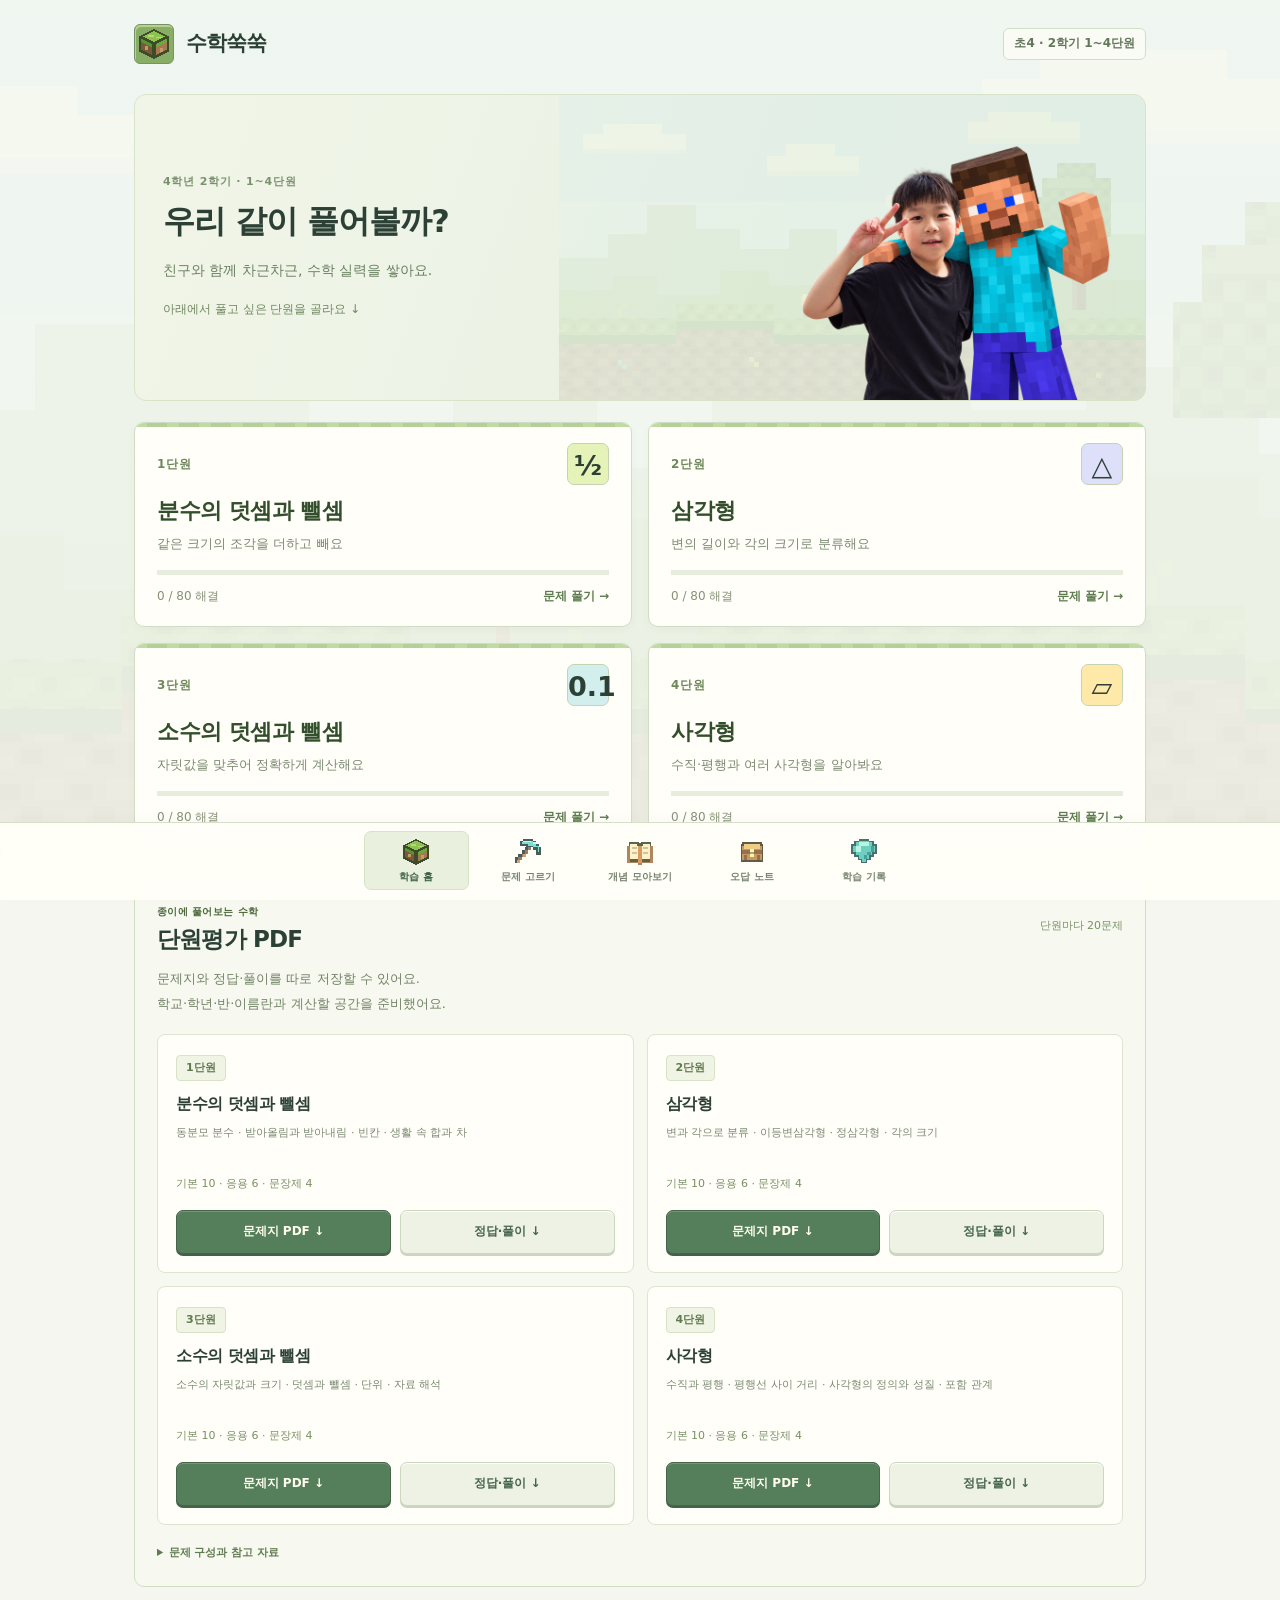
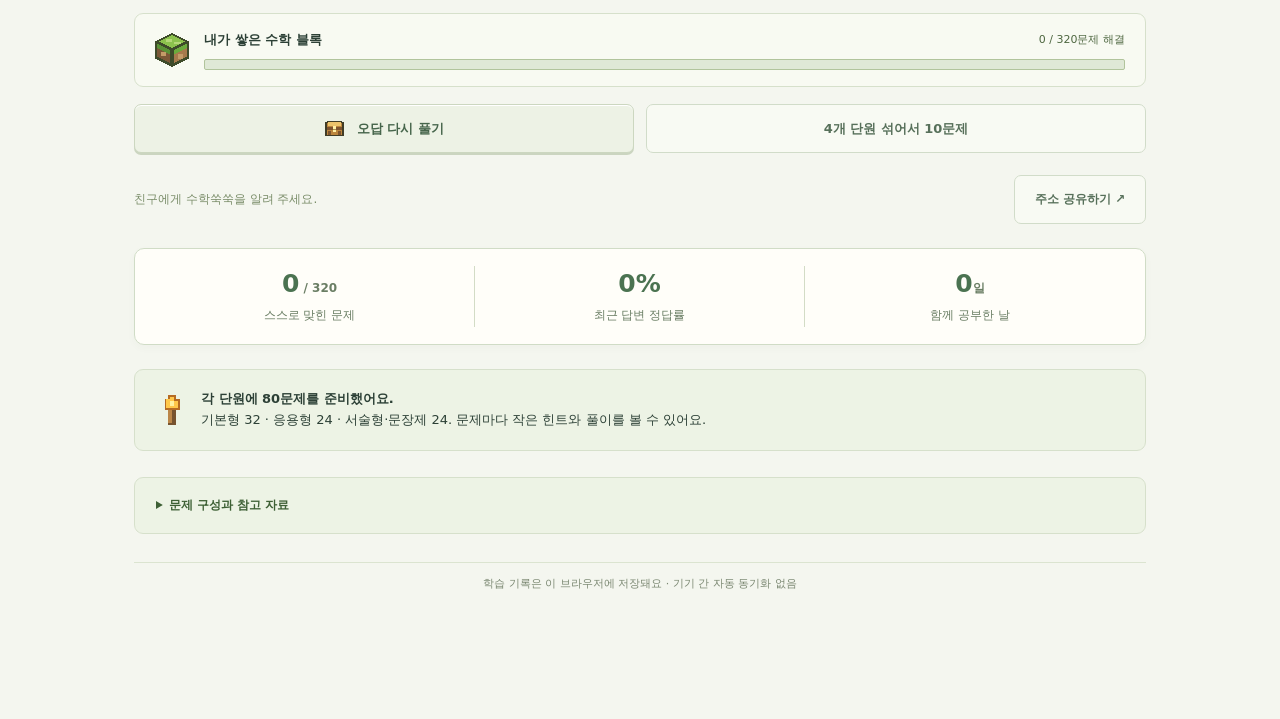
<file: index.html>
<!doctype html>
<html lang="ko"><head><meta charset="utf-8">
<meta property="og:type" content="website">
<meta property="og:locale" content="ko_KR">
<meta property="og:site_name" content="수학쑥쑥">
<meta property="og:title" content="수학쑥쑥 · 초4 수학 친구">
<meta property="og:description" content="친구와 함께 배우는 4학년 2학기 수학! 1~4단원 문제와 힌트·풀이, 단원별 20문항 평가 PDF를 만나 보세요.">
<meta property="og:url" content="https://ryugunwoo.github.io/shape-garden/">
<meta property="og:image" content="https://ryugunwoo.github.io/shape-garden/assets/math-friends.png">
<meta property="og:image:secure_url" content="https://ryugunwoo.github.io/shape-garden/assets/math-friends.png">
<meta property="og:image:type" content="image/png">
<meta property="og:image:width" content="1312">
<meta property="og:image:height" content="1199">
<meta property="og:image:alt" content="산에서 찍은 사진 속 아이와 블록 친구가 어깨동무하며 인사하는 수학쑥쑥 대표 이미지">
<meta name="twitter:card" content="summary_large_image"><meta name="twitter:title" content="수학쑥쑥 · 초4 수학 친구"><meta name="twitter:description" content="친구와 함께 배우는 4학년 2학기 수학! 1~4단원 문제와 힌트·풀이, 단원별 20문항 평가 PDF를 만나 보세요."><meta name="twitter:image" content="https://ryugunwoo.github.io/shape-garden/assets/math-friends.png">
<meta name="viewport" content="width=device-width,initial-scale=1,viewport-fit=cover"><meta name="theme-color" content="#f4f6ef"><meta name="description" content="초등 4학년 2학기 1~4단원. 분수·삼각형·소수·사각형의 기본형, 응용형, 문장제 총 320문제와 640단계 힌트."><link rel="icon" href="./icon.svg" type="image/svg+xml"><link rel="manifest" href="./manifest.webmanifest"><title>수학쑥쑥 · 4학년 2학기 수학 월드</title><style>
:root{--bg:#f5f6ef;--ink:#213c36;--muted:#667a71;--green:#285d49;--lime:#dbef9a;--border:#dfe5d9;--white:#fffef9}*{box-sizing:border-box}body{margin:0;color:var(--ink);background:var(--bg);font-family:system-ui,-apple-system,'Noto Sans KR',sans-serif;font-size:16px;line-height:1.6}button,input{font:inherit}button{cursor:pointer;color:inherit;-webkit-tap-highlight-color:transparent}button:disabled{cursor:default}button:focus-visible,a:focus-visible,input:focus-visible{outline:3px solid #c0792e;outline-offset:4px}button{touch-action:manipulation}header{max-width:1080px;margin:auto;padding:25px 34px 19px;display:flex;align-items:center;justify-content:space-between}.logo{display:flex;align-items:center;gap:10px;background:none;border:0;font-weight:850;font-size:21px;padding:0;letter-spacing:-1px}.logo-mark{background:var(--green);color:var(--lime);height:36px;width:36px;display:grid;place-items:center;border-radius:12px;font-size:24px}.tag{font-size:12px;background:#e6ecdF;padding:5px 11px;border-radius:20px;color:#526a5b}.container{max-width:1080px;margin:auto;padding:12px 34px 115px}h1,h2,h3,p{margin-top:0}h1{font-size:42px;line-height:1.3;letter-spacing:-1.6px;font-weight:800}h2{font-size:24px;letter-spacing:-.8px;line-height:1.4}h3{font-size:18px;letter-spacing:-.5px}.muted{color:var(--muted)}.eyebrow{font-size:12px;letter-spacing:1.8px;text-transform:uppercase;font-weight:800;color:#627f57;margin-bottom:15px}.hero{border:1px solid #d6e2c7;background:#e8efd9;border-radius:28px;padding:34px 36px;position:relative;overflow:hidden;min-height:260px;display:grid;grid-template-columns:1.3fr 1fr;gap:24px}.hero p{margin-bottom:23px;max-width:420px}.hero-art{display:grid;place-items:center;position:relative}.hero-art svg{width:100%;max-width:300px;overflow:visible}.btn{border:0;border-radius:14px;background:var(--green);color:white;padding:13px 20px;min-height:48px;font-weight:700;display:inline-flex;align-items:center;justify-content:center;gap:12px}.btn.secondary{background:#e8eedf;color:var(--green)}.btn.ghost{background:none;border:1px solid #cbd7c5;color:var(--ink)}.btn:disabled{background:#dce2d6;color:#6b786d}.row{display:flex;align-items:center;justify-content:space-between;gap:16px}.section{margin-top:32px}.section .row h2{margin:0}.section .row{margin-bottom:17px}.section .row small{font-size:12px;color:var(--muted)}.topic-grid{display:grid;grid-template-columns:repeat(3,1fr);gap:15px}.topic-card{background:var(--white);border:1px solid var(--border);border-radius:22px;padding:23px;text-align:left;transition:transform .15s,box-shadow .15s;position:relative}.topic-card:hover{transform:translateY(-3px);box-shadow:0 7px 20px #213c360b}.topic-card .icon{display:grid;place-items:center;height:52px;width:52px;border-radius:16px;font-size:32px;font-weight:650;margin-bottom:20px}.topic-card h3{margin-bottom:5px}.topic-card p{font-size:13px;color:var(--muted);margin-bottom:19px}.topic-card .arrow{position:absolute;right:22px;top:32px;font-size:19px;color:#839085}.mini-progress{height:5px;background:#ecf0e6;border-radius:10px;overflow:hidden}.mini-progress span{height:100%;background:#78a16a;display:block;border-radius:10px}.card-footer{font-size:11px;color:var(--muted);margin-top:9px;display:flex;justify-content:space-between}.stats{display:grid;grid-template-columns:repeat(3,1fr);background:var(--white);border:1px solid var(--border);border-radius:20px;margin-top:20px;padding:20px}.stat{text-align:center;border-right:1px solid var(--border)}.stat:last-child{border:0}.stat b{font-size:25px;display:block;line-height:1.4}.stat span{font-size:12px;color:var(--muted)}.note{display:flex;gap:14px;align-items:center;border:1px solid var(--border);border-radius:18px;padding:19px 22px;background:#edf0e5;font-size:13px;margin-top:24px}.note p{margin:0}.note strong{display:block}.bottom-nav{position:fixed;bottom:0;left:0;right:0;padding:8px 10px max(10px,env(safe-area-inset-bottom));background:#fffef9f5;border-top:1px solid var(--border);display:flex;justify-content:center;gap:clamp(10px,7vw,80px);z-index:10;backdrop-filter:blur(12px)}.nav-item{border:0;background:none;padding:4px 10px;color:#758176;min-width:65px;font-size:11px;display:grid;justify-items:center;gap:2px}.nav-item span{font-size:22px;line-height:1.3}.nav-item.active{color:var(--green);font-weight:850}.nav-item.active span{background:#e6efce;border-radius:10px;width:44px}.back{background:none;border:0;padding:8px 0;font-size:14px;color:var(--muted);margin-bottom:18px}.topic-hero{display:flex;align-items:center;gap:18px;margin-bottom:23px}.topic-hero .icon{font-size:43px;width:78px;height:78px;border-radius:23px;display:grid;place-items:center;flex-shrink:0}.topic-hero h1{font-size:32px;margin-bottom:4px}.topic-hero p{margin:0;font-size:14px}.concept-grid{display:grid;grid-template-columns:1fr 1fr;gap:14px}.concept{border:1px solid var(--border);border-radius:20px;padding:22px;background:var(--white)}.concept .num{font-size:11px;color:#749162;letter-spacing:2px;font-weight:800;margin-bottom:6px}.concept h3{margin-bottom:9px}.concept p{font-size:15px;margin:0;color:#4e6257;line-height:1.85}.practice-bar{background:#e5eed3;border-radius:20px;margin-top:23px;padding:23px;display:flex;align-items:center;justify-content:space-between;gap:20px}.practice-bar p{margin:0;font-size:13px}.practice-bar h3{margin-bottom:5px}.lab{background:#fffef9;border:1px solid var(--border);border-radius:22px;padding:24px;margin-top:20px}.lab svg{display:block;max-width:320px;width:100%;height:185px;margin:auto}.lab label{display:block;font-size:14px}.lab input{width:100%;accent-color:var(--green);margin:18px 0;height:30px}.lab .row{justify-content:center;flex-wrap:wrap;gap:8px}.lab .btn{font-size:13px;padding:10px 14px}.quiz-wrap{max-width:700px;margin:0 auto}.quiz-top{font-size:13px;margin-bottom:13px}.progress{height:7px;background:#e0e8d4;border-radius:8px;overflow:hidden;margin-bottom:24px}.progress span{height:100%;background:#74995e;display:block;transition:width .2s}.question{background:var(--white);border:1px solid var(--border);border-radius:25px;padding:29px}.pill{display:inline-block;background:#eef2e5;color:#5b724f;border-radius:8px;padding:3px 9px;font-size:11px;font-weight:700}.question h2{margin:19px 0 22px;font-size:23px;line-height:1.65;word-break:keep-all}.diagram{background:#f3f5eb;border:1px solid #e6ebdb;border-radius:18px;margin:0 0 23px;padding:13px}.diagram svg{width:100%;height:165px;display:block}.diagram small{display:block;text-align:center;font-size:10px;color:#7e8979}.options{display:grid;gap:10px}.option{width:100%;text-align:left;display:flex;align-items:center;gap:13px;border:1.5px solid #dce3d3;border-radius:14px;padding:15px;background:#fffef9;min-height:58px;font-weight:600}.option .letter{border:1px solid #dce3d3;border-radius:9px;width:29px;height:29px;display:grid;place-items:center;flex-shrink:0;font-size:13px}.option.selected{background:#eef5de;border-color:#58815b}.option.selected .letter{background:#285d49;color:#fff;border-color:#285d49}.option.good{border-color:#6f9f69;background:#eaf5e2}.option.bad{border-color:#cc815e;background:#fff0e7}.number-entry{display:flex;align-items:center;justify-content:center;gap:12px;padding:19px 0}.number-entry input{width:145px;border:2px solid #cddabb;border-radius:16px;padding:15px;text-align:center;font-size:30px;color:var(--ink);background:#fcfdf6;max-width:70%}.quiz-actions{display:flex;justify-content:space-between;gap:12px;margin-top:22px}.quiz-actions .btn{flex:1}.hint{font-size:14px;background:#fff4d3;padding:13px 16px;border-radius:12px;margin-top:15px}.feedback{margin-top:20px;border-radius:18px;padding:22px;background:#edf4e1;border:1px solid #d6e4c5}.feedback.wrong{background:#fff2e7;border-color:#efd8c3}.feedback h3{margin-bottom:9px}.feedback .answer{font-weight:750;margin-bottom:16px}.steps{padding:0;list-style:none;counter-reset:step;margin:0}.steps li{counter-increment:step;position:relative;padding-left:32px;margin-top:13px;font-size:14px;line-height:1.8}.steps li:before{content:counter(step);position:absolute;left:0;top:1px;width:22px;height:22px;border-radius:50%;background:#ffffffba;text-align:center;font-weight:800;font-size:12px}.empty{text-align:center;background:#fffef9;border:1px solid var(--border);border-radius:24px;padding:38px 24px;margin-top:23px}.empty .big{font-size:52px;margin-bottom:15px}.empty h2{margin-bottom:10px}.empty p{font-size:14px;color:var(--muted)}.record-list{display:grid;gap:12px;margin-top:24px}.record{padding:21px;background:var(--white);border:1px solid var(--border);border-radius:18px}.record p{margin:10px 0;font-size:15px}.record .row{margin:0}.record .btn{font-size:13px;padding:9px 13px;min-height:42px}.result{max-width:620px;margin:20px auto;text-align:center}.result .score{font-size:64px;line-height:1.4;letter-spacing:-3px;font-weight:800}.result .score span{font-size:24px;color:var(--muted);letter-spacing:0}.result-list{margin:23px 0;text-align:left}.result-list div{padding:13px 0;border-bottom:1px solid var(--border);font-size:13px;display:flex;gap:10px}.settings{margin-top:25px;font-size:12px;color:var(--muted);text-align:center}.link{border:0;background:none;text-decoration:underline;font-size:12px;padding:8px;color:var(--muted)}.toast{position:fixed;bottom:90px;left:50%;transform:translateX(-50%);background:#213c36;color:white;border-radius:12px;padding:12px 18px;font-size:13px;z-index:30;max-width:90%;width:max-content}.danger{background:#fff1e6!important;color:#9a4f35!important}.sr-only{position:absolute;width:1px;height:1px;overflow:hidden;clip:rect(0,0,0,0)}dialog{border:1px solid var(--border);border-radius:22px;background:var(--white);color:var(--ink);max-width:420px;width:90%;padding:26px}dialog::backdrop{background:#213c365c}dialog p{font-size:14px}footer{margin-top:28px;color:#7b8779;font-size:11px;text-align:center}@media(min-width:900px){.hero-art{padding-right:20px}.hero{min-height:290px}}@media(max-width:650px){header{padding:20px 20px 12px}.container{padding:10px 20px 110px}.logo{font-size:19px}.tag{font-size:10px}h1{font-size:31px}.hero{padding:26px 24px;grid-template-columns:1fr;gap:0;min-height:0}.hero h1{position:relative;z-index:1;max-width:260px}.hero p{font-size:13px;max-width:245px;position:relative;z-index:1}.hero-art{position:absolute;right:-22px;bottom:10px;width:150px;opacity:.7;pointer-events:none}.hero .btn{position:relative;z-index:2}.eyebrow{font-size:10px;margin-bottom:12px;letter-spacing:1.2px}.topic-grid{grid-template-columns:1fr 1fr;gap:11px}.topic-card{padding:18px 15px;border-radius:19px}.topic-card .icon{width:44px;height:44px;border-radius:13px;font-size:27px;margin-bottom:17px}.topic-card h3{font-size:16px}.topic-card p{font-size:11px;min-height:18px;letter-spacing:-.4px}.topic-card .arrow{right:15px;top:24px;font-size:16px}.card-footer{font-size:10px}.section{margin-top:27px}.section h2{font-size:21px}.section .row small{font-size:10px}.stats{padding:16px 4px;border-radius:18px}.stat b{font-size:23px}.stat span{font-size:11px}.note{padding:16px;font-size:12px}.concept-grid{grid-template-columns:1fr}.concept{padding:21px}.topic-hero h1{font-size:27px}.topic-hero .icon{width:64px;height:64px;font-size:35px;border-radius:19px}.topic-hero p{font-size:12px}.practice-bar{align-items:stretch;flex-direction:column;gap:15px;padding:21px}.question{padding:22px 18px;border-radius:21px}.question h2{font-size:20px}.option{font-size:14px;padding:13px 12px}.quiz-actions .btn{font-size:14px;padding:12px 10px}.feedback{padding:19px 16px}.nav-item{min-width:58px}.record{padding:18px}.lab{padding:20px}.row.wrap{flex-wrap:wrap}.result .score{font-size:57px}}@media(prefers-reduced-motion:reduce){*{transition:none!important;scroll-behavior:auto!important}}
.hint-title{display:block;font-size:14px;margin-bottom:9px}.hint-steps{margin:0;padding-left:21px;line-height:1.85}.hint-steps li+li{margin-top:12px}</style><link rel="stylesheet" href="./block-theme.css?v=assessment-v1"></head><body><header><button class="logo" onclick="App.go('home')" aria-label="수학쑥쑥 홈"><span class="logo-mark"><svg class="ui-icon" viewBox="0 0 16 16" aria-hidden="true" focusable="false" shape-rendering="crispEdges" xmlns="http://www.w3.org/2000/svg"><path fill="#3e4b2a" d="M8 0l8 4v8l-8 4-8-4V4z"/><path fill="#8cc24d" d="M8 1l6 3-6 3-6-3z"/><path fill="#7b5837" d="M1 5l6 3v6l-6-3z"/><path fill="#a67a4c" d="M9 8l6-3v6l-6 3z"/><path fill="#5a9236" d="M1 5l6 3v2L1 7z"/><path fill="#6baa3c" d="M9 8l6-3v2l-6 3z"/><path fill="#b5d878" d="M5 3h3v1H5zm4 1h3v1H9z"/><path fill="#c39b68" d="M3 9h2v2H3zm8 1h2v2h-2z"/></svg></span>수학쑥쑥</button><span class="tag">초4 · 2학기 1~4단원</span></header><main class="container" id="app" tabindex="-1"></main><nav class="bottom-nav" aria-label="메인 메뉴"><button class="nav-item" data-nav="home" onclick="App.go('home')"><span><svg class="ui-icon" viewBox="0 0 16 16" aria-hidden="true" focusable="false" shape-rendering="crispEdges" xmlns="http://www.w3.org/2000/svg"><path fill="#3e4b2a" d="M8 0l8 4v8l-8 4-8-4V4z"/><path fill="#8cc24d" d="M8 1l6 3-6 3-6-3z"/><path fill="#7b5837" d="M1 5l6 3v6l-6-3z"/><path fill="#a67a4c" d="M9 8l6-3v6l-6 3z"/><path fill="#5a9236" d="M1 5l6 3v2L1 7z"/><path fill="#6baa3c" d="M9 8l6-3v2l-6 3z"/><path fill="#b5d878" d="M5 3h3v1H5zm4 1h3v1H9z"/><path fill="#c39b68" d="M3 9h2v2H3zm8 1h2v2h-2z"/></svg></span>학습 홈</button><button class="nav-item" data-nav="practice" onclick="App.go('practice')"><span><svg class="ui-icon" viewBox="0 0 16 16" aria-hidden="true" focusable="false" shape-rendering="crispEdges" xmlns="http://www.w3.org/2000/svg"><path fill="#243e3a" d="M5 0h6v1h2v2h2v2h1v5h-3V7h-2V5H9v2H7v2H5v2H3v2H1v2H0v-4h2V9h2V7h2V5h1V4H3V1h2z"/><path fill="#8a613b" d="M8 5h2v2H8v2H6v2H4v2H2v-2h2V9h2V7h2z"/><path fill="#c99558" d="M1 13h2v2H1zM5 9h2v2H5z"/><path fill="#64d9cb" d="M5 1h6v1h2v2h2v4h-1V5h-3V4H8V3H4V2h1z"/><path fill="#b5fff0" d="M5 1h5v1H5zm6 1h2v1h-2z"/></svg></span>문제 고르기</button><button class="nav-item" data-nav="concepts" onclick="App.go('concepts')"><span><svg class="ui-icon" viewBox="0 0 16 16" aria-hidden="true" focusable="false" shape-rendering="crispEdges" xmlns="http://www.w3.org/2000/svg"><path fill="#39462d" d="M1 2h6l1 1 1-1h6v12H9l-1 1-1-1H1z"/><path fill="#a46d3d" d="M0 4h2v10h5v1h2v-1h5V4h2v11H9v1H7v-1H0z"/><path fill="#fff0be" d="M2 3h4v1h1v8H2zm8 0h4v9H9V4h1z"/><path fill="#c7b987" d="M3 5h3v1H3zm0 3h3v1H3zm7-3h3v1h-3zm0 3h3v1h-3z"/><path fill="#d38644" d="M7 4h2v11H7z"/></svg></span>개념 모아보기</button><button class="nav-item" data-nav="review" onclick="App.go('review')"><span><svg class="ui-icon" viewBox="0 0 16 16" aria-hidden="true" focusable="false" shape-rendering="crispEdges" xmlns="http://www.w3.org/2000/svg"><path fill="#403c26" d="M2 2h12v1h1v11H1V3h1z"/><path fill="#bc853c" d="M2 4h12v9H2z"/><path fill="#ecc36b" d="M3 3h10v3H3z"/><path fill="#7d542f" d="M2 7h12v2H2zM3 10h2v3H3zm8 0h2v3h-2z"/><path fill="#fff0a5" d="M7 6h2v5H7z"/><path fill="#a8904f" d="M7 8h2v1H7z"/></svg></span>오답 노트</button><button class="nav-item" data-nav="stats" onclick="App.go('stats')"><span><svg class="ui-icon" viewBox="0 0 16 16" aria-hidden="true" focusable="false" shape-rendering="crispEdges" xmlns="http://www.w3.org/2000/svg"><path fill="#245452" d="M5 0h6v1h3v2h2v6h-2v2h-2v2h-2v2H6v-2H4v-2H2V9H0V3h2V1h3z"/><path fill="#4fc6b5" d="M5 1h6v1h2v2h2v4h-2v2h-2v2H9v2H7v-2H5v-2H3V8H1V4h2V2h2z"/><path fill="#a5f4db" d="M5 2h6v2H5zM3 4h3v4H3z"/><path fill="#258d88" d="M12 4h2v4h-2v2h-2v2H8v-2h2V8h2z"/></svg></span>학습 기록</button></nav><dialog id="reset-dialog"><h2>학습 기록을 지울까요?</h2><p>푼 문제, 오답 노트, 학습 날짜가 모두 삭제돼요. 삭제한 기록은 되돌릴 수 없어요.</p><div class="row"><button class="btn secondary" onclick="this.closest('dialog').close()">취소</button><button class="btn danger" onclick="App.reset()">모두 지우기</button></div></dialog><script src="content.js?v=assessment-v1"></script><script src="engine.js?v=assessment-v1"></script><script src="app.js?v=assessment-v1"></script></body></html>
</file>
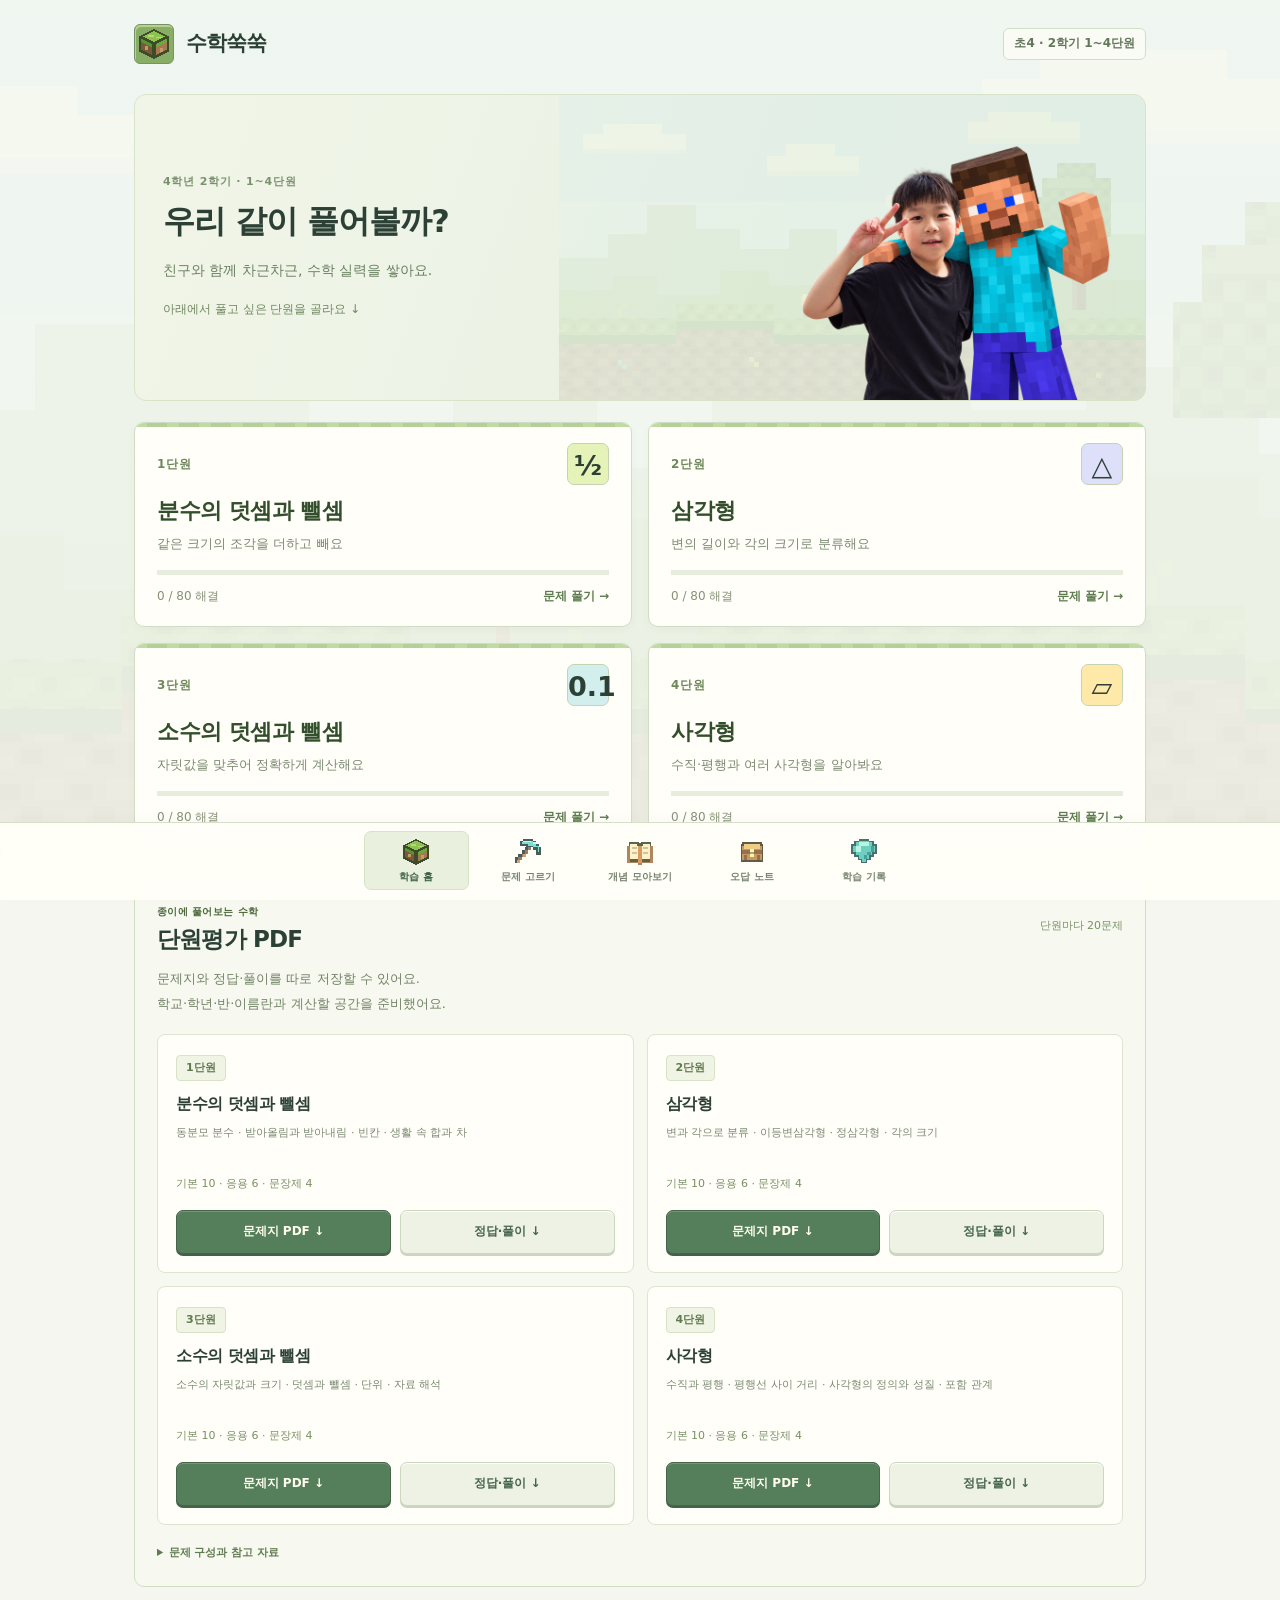
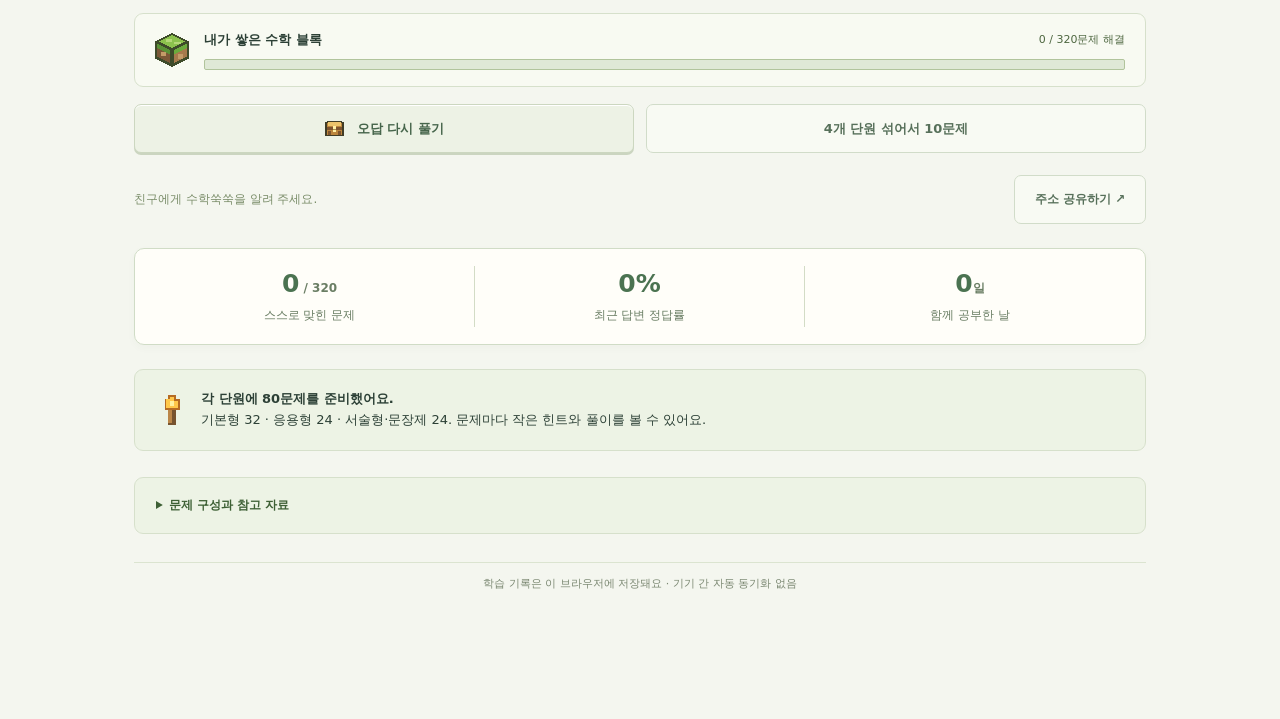
<file: share.html>
<!doctype html><html lang="ko"><head><meta charset="utf-8"><meta name="viewport" content="width=device-width,initial-scale=1">
<meta property="og:type" content="website">
<meta property="og:locale" content="ko_KR">
<meta property="og:site_name" content="수학쑥쑥">
<meta property="og:title" content="수학쑥쑥 · 초4 수학 친구">
<meta property="og:description" content="친구와 함께 배우는 4학년 2학기 수학! 1~4단원 문제와 힌트·풀이, 단원별 20문항 평가 PDF를 만나 보세요.">
<meta property="og:url" content="https://ryugunwoo.github.io/shape-garden/share.html">
<meta property="og:image" content="https://ryugunwoo.github.io/shape-garden/assets/math-friends.png">
<meta property="og:image:secure_url" content="https://ryugunwoo.github.io/shape-garden/assets/math-friends.png">
<meta property="og:image:type" content="image/png">
<meta property="og:image:width" content="1312">
<meta property="og:image:height" content="1199">
<meta property="og:image:alt" content="산에서 찍은 사진 속 아이와 블록 친구가 어깨동무하며 인사하는 수학쑥쑥 대표 이미지">
<meta name="twitter:card" content="summary_large_image"><meta name="twitter:title" content="수학쑥쑥 · 초4 수학 친구"><meta name="twitter:description" content="친구와 함께 배우는 4학년 2학기 수학! 1~4단원 문제와 힌트·풀이, 단원별 20문항 평가 PDF를 만나 보세요."><meta name="twitter:image" content="https://ryugunwoo.github.io/shape-garden/assets/math-friends.png">
<title>수학쑥쑥 · 함께 수학을 배워요</title><meta name="description" content="친구와 함께 배우는 4학년 2학기 수학! 1~4단원 문제와 힌트·풀이, 단원별 20문항 평가 PDF를 만나 보세요."><style>body{margin:0;padding:35px 24px;background:#f2f6ea;color:#304b35;font:16px/1.7 system-ui,sans-serif;text-align:center}main{max-width:550px;margin:auto}img{display:block;width:85%;max-width:330px;margin:auto}a{display:inline-block;padding:13px 25px;background:#557b45;color:white;border-radius:9px;text-decoration:none}</style></head><body><main><h1>우리 같이 풀어볼까?</h1><p>4학년 2학기 수학 · 1~4단원</p><img src="assets/math-friends.png" width="1312" height="1199" style="height:auto" alt="아이와 블록 친구가 함께 인사하는 모습"><p><a href="./?v=assessment-v1">수학쑥쑥 시작하기 →</a></p></main><script>location.replace('./?v=assessment-v1');</script></body></html>
</file>
<file: block-theme.css>
:root{--bg:#d9ecdf;--ink:#293827;--muted:#52644b;--green:#3c782f;--lime:#a6dc5e;--border:#9ba58a;--white:#fffef5;--edge:#3b432e;--wood:#775535;--sky:#c7e8ef;}
body{position:relative;isolation:isolate;background:#dce9d6;}
body::before{content:"";position:fixed;inset:0;z-index:-1;pointer-events:none;background:linear-gradient(#d9eff026,#e5edd9a3 46%,#e1ebcf85),url("assets/adventure-world.svg") center bottom/cover no-repeat;}
header{position:relative;z-index:1;padding-top:24px;padding-bottom:18px;}
.logo{gap:12px;letter-spacing:-1px;}
.logo-mark{height:40px;width:40px;border:2px solid var(--edge);border-radius:0;background:#80b14c;box-shadow:inset 2px 2px #c3dc8c,inset -2px -2px #4a7132,3px 3px 0 #43573830;}
.ui-icon{display:inline-block;width:25px;height:25px;flex-shrink:0;vertical-align:middle;overflow:visible;}
.logo-mark .ui-icon{width:30px;height:30px;}
.tag{border:2px solid #8b986f;border-radius:0;background:#fffde9;padding:5px 10px;box-shadow:2px 2px #b9c6a2;font-weight:700;}
h1,h2,h3{font-weight:850;}h1{letter-spacing:-1.4px;}
.eyebrow{font-size:11px;letter-spacing:1.8px;color:#4c683a;}
.hero{position:relative;isolation:isolate;display:block;min-height:370px;padding:35px 36px 48px;border:3px solid #465e36;border-radius:0;background:#cce9e8;box-shadow:inset 0 0 0 3px #f5ffe280,5px 6px 0 #40533528;}
.hero-copy{position:relative;z-index:2;max-width:60%;}
.hero h1{font-size:46px;line-height:1.25;color:#294a30;text-shadow:2px 3px #ffffffb3;margin-bottom:17px;max-width:490px;}
.hero p{max-width:390px;color:#3c5a3c;font-weight:550;line-height:1.8;margin-bottom:23px;}
.world-badge{display:inline-flex;align-items:center;gap:8px;padding:5px 9px;margin-bottom:19px;background:#fcffe6e8;border:2px solid #91aa6e;box-shadow:2px 2px #6e885038;color:#456038;font-size:11px;font-weight:800;letter-spacing:1px;}
.world-badge .ui-icon{width:19px;height:19px;}
.hero-art{display:block!important;position:absolute;inset:0;width:100%;height:100%;max-width:none;padding:0;opacity:1!important;pointer-events:none;border-radius:0;overflow:hidden;background:linear-gradient(90deg,#d8eecc 0%,#d8eeccf5 31%,#d8eecc00 65%),url("assets/adventure-world.svg") center/cover no-repeat;}
.hero-companion{position:absolute;right:11%;bottom:18%;width:24%;height:72%;background:url("assets/block-character.png") center bottom/contain no-repeat;}
.guide-bubble{position:absolute;top:22px;right:24px;background:#fffdee;border:2px solid #546642;box-shadow:3px 3px #536c3c3d;padding:10px 13px;font-size:12px;font-weight:750;line-height:1.7;color:#3b5433;}
.guide-bubble::after{content:"";position:absolute;right:25px;bottom:-8px;width:10px;height:10px;background:#fffdee;border-right:2px solid #546642;border-bottom:2px solid #546642;transform:rotate(45deg);}
.hero-ground{position:absolute;bottom:0;left:0;right:0;height:22px;background:url("assets/dirt-tile.svg") 0 0/32px;border-top:8px solid #528334;box-shadow:0 -5px #a3c968;z-index:3;}
.btn{position:relative;border:2px solid #31442a;border-radius:0;background:#508736;color:#fffef0;box-shadow:inset 3px 3px #8db863,inset -3px -3px #346026,0 4px #31442a;font-weight:800;min-height:49px;transition:transform .1s,background-color .1s;text-shadow:1px 1px #2e5527;}
.btn:hover:not(:disabled){background:#609b3e;}.btn:active:not(:disabled){transform:translateY(3px);box-shadow:inset 3px 3px #8db863,inset -3px -3px #346026,0 1px #31442a;}
.btn.secondary{color:#34412c;background:#d7ddca;border-color:#59614c;box-shadow:inset 3px 3px #f5f5e7,inset -3px -3px #a6af96,0 4px #59614c;text-shadow:none;}
.btn.secondary:hover:not(:disabled){background:#e3e7d5;}.btn.secondary:active:not(:disabled){box-shadow:inset 3px 3px #f5f5e7,inset -3px -3px #a6af96,0 1px #59614c;}
.btn.ghost{background:#f7f8e9;color:#485239;border:2px solid #8d987d;box-shadow:inset 2px 2px white,0 3px #a4ae91;text-shadow:none;}
.btn.ghost:hover:not(:disabled){background:#fffef4;}.btn.ghost:active:not(:disabled){box-shadow:inset 2px 2px white,0 1px #a4ae91;}
.btn:disabled{background:#d2d7c6;border-color:#9aa38b;box-shadow:inset 2px 2px #e5e8db,0 3px #abb39c;color:#67715d;text-shadow:none;}
button:focus-visible,a:focus-visible,input:focus-visible,textarea:focus-visible,select:focus-visible,summary:focus-visible{outline:3px solid #bd6b18;outline-offset:4px;}
.world-progress{display:flex;gap:15px;align-items:center;margin-top:23px;padding:17px 21px;background:#f6f8e9;border:2px solid #778867;box-shadow:3px 3px #82956e26;}
.world-progress>.ui-icon{width:34px;height:34px;}
.world-progress-copy{flex:1;min-width:0;}.world-progress-label{display:flex;gap:10px;align-items:center;justify-content:space-between;font-size:13px;margin-bottom:9px;}.world-progress-label strong{font-weight:800;}.world-progress-label span{font-size:11px;white-space:nowrap;color:#4e6740;}
.block-meter{height:11px;background:repeating-linear-gradient(90deg,#303d2d 0 15px,#243023 15px 17px);border:2px solid #34412c;box-shadow:0 2px #fff;}
.block-meter span{display:block;height:100%;max-width:100%;background:repeating-linear-gradient(90deg,#a6db55 0 15px,#5e9c3b 15px 17px);box-shadow:inset 0 2px #cfed90;}
.topic-card,.concept,.record,.lab,.empty,.stats{border:2px solid #8e9c79;border-radius:0;background:#fffef4;box-shadow:3px 4px #6b80592b;}
.topic-card{position:relative;border-color:#566e42;padding-top:36px;padding-bottom:32px;overflow:hidden;transition:transform .12s,box-shadow .12s;}
.topic-card::before{content:"";position:absolute;inset:0 0 auto;height:14px;background:url("assets/grass-tile.svg") 0 0/32px;box-shadow:0 3px #446d2e;}
.topic-card::after{content:"";position:absolute;inset:auto 0 0;height:12px;background:url("assets/dirt-tile.svg") 0 0/32px;border-top:3px solid #b69468;}
.topic-card:hover{transform:translateY(-3px);border-color:#3e6331;box-shadow:4px 7px #56763c38;}
.topic-card .icon{border-radius:0;border:2px solid #9aaa7c;box-shadow:inset 2px 2px #ffffffa6,2px 2px #8a9a6a2e;margin-bottom:15px;}
.topic-card .arrow{top:33px;right:18px;color:#4c7136;}
.world-number{display:block;margin-bottom:13px;font-size:10px;font-weight:850;letter-spacing:1.4px;color:#54723c;}
.topic-card h3{color:#324e2b;}.topic-card p{color:#5d6d4e;}
.mini-progress,.mini-progress span{border-radius:0;}.mini-progress{background:#dce3d0;border:1px solid #b5c1a2;height:7px;}.mini-progress span{background:#78aa44;box-shadow:inset 0 1px #b7d775;}
.stats{margin-top:24px;padding:19px 10px;}.stat{border-color:#d3dcc6;}.stat b{color:#3b672e;font-variant-numeric:tabular-nums;}.stat span{color:#5d704f;}
.note{border:2px solid #a1b17f;border-radius:0;background:#f0f5dc;box-shadow:3px 3px #a9b88e26;}.note>.ui-icon{width:30px;height:30px;}
.challenge-banner,.challenge-entry{display:flex;gap:20px;align-items:center;position:relative;padding:24px 25px;border:3px solid #344b40;border-radius:0;background:linear-gradient(#294d46ed,#294d46ed),url("assets/stone-tile.svg") 0 0/64px;box-shadow:inset 3px 3px #79a096,inset -3px -3px #183b34,4px 5px #314f3e33;margin-top:26px;color:#f4f8df;}
.challenge-banner .pixel-gem,.challenge-entry .pixel-gem{background:#173b36;border:2px solid #558b78;padding:12px;box-shadow:inset 2px 2px #0d2d29,2px 2px #5d82704a;flex-shrink:0;}
.pixel-gem .ui-icon{height:36px;width:36px;}.challenge-banner h2{font-size:25px;margin:4px 0 7px;color:#e8f4bc;text-shadow:2px 2px #1b3329;}.challenge-banner .eyebrow{color:#93d7c1;letter-spacing:2px;font-size:10px;margin:0;}.challenge-banner p,.challenge-entry p{color:#ceddca;font-size:13px;margin:0;}.challenge-banner .btn,.challenge-entry .btn{margin-left:auto;white-space:nowrap;background:#539444;box-shadow:inset 3px 3px #8cbe6b,inset -3px -3px #386a31,0 4px #182e22;}
.challenge-hero{position:relative;padding:30px;border:3px solid #425a36;border-radius:0;background:linear-gradient(90deg,#e7f1cef5 28%,#e7f1ce7d),url("assets/adventure-world.svg") center 65%/cover;box-shadow:4px 5px #456b352b;}
.challenge-hero .eyebrow{display:inline-block;background:#2d5844;color:#d4efac;padding:4px 8px;letter-spacing:1.7px;}.challenge-hero h1{margin-bottom:13px;}.challenge-hero p{color:#425c35;margin-bottom:19px;}
.adventure-tags{display:flex;gap:8px;flex-wrap:wrap;}.adventure-tags span{background:#fffde9;border:2px solid #a1b680;border-radius:0;padding:4px 9px;font-size:11px;font-weight:750;box-shadow:2px 2px #73875029;}
.challenge-controls{margin:26px 0;display:flex;align-items:end;gap:16px;flex-wrap:wrap;}.challenge-controls>label{font-size:12px;font-weight:750;display:grid;gap:6px;}.challenge-controls select{padding:12px 32px 12px 12px;border:2px solid #85966c;border-radius:0;background:#fffef1;font:inherit;font-size:14px;color:var(--ink);min-width:170px;min-height:49px;box-shadow:inset 2px 2px #e4ead5;}
.mode-tabs{display:flex;gap:4px;border:2px solid #7e8e69;background:#bbc8a6;padding:4px;border-radius:0;}.mode-tabs button{border:2px solid transparent;background:none;font:inherit;font-size:13px;padding:7px 11px;border-radius:0;min-height:39px;}.mode-tabs .active{background:#f8f9e9;border-color:#5c7551;box-shadow:inset 2px 2px white,inset -2px -2px #becaaa;font-weight:800;color:#315533;}.challenge-controls>.btn{margin-left:auto;}
.challenge-list{display:grid;grid-template-columns:repeat(2,1fr);gap:16px;}.challenge-card{text-align:left;padding:22px;border:2px solid #9fac8c;border-left:6px solid #4b8b70;border-radius:0;background:#fffef4;box-shadow:3px 4px #81986b26;min-height:170px;}.challenge-card:hover{border-color:#527b42;background:#fcffec;}.challenge-card h3{font-size:16px;line-height:1.7;margin:15px 0 18px;word-break:keep-all;}.challenge-type{font-size:11px;color:#46795e;}
.bottom-nav{background:linear-gradient(#343b32e8,#343b32e8),url("assets/stone-tile.svg") 0 0/48px;border-top:3px solid #b2b69c;box-shadow:0 -3px #30372a;backdrop-filter:none;gap:7px;justify-content:center;padding:8px 13px max(10px,env(safe-area-inset-bottom));}
.nav-item{padding:6px 3px 5px;min-width:0;max-width:105px;flex:1;gap:4px;color:#eff2df;font-size:10px;line-height:1.4;font-weight:650;background:#626a58;border:2px solid #222c22;box-shadow:inset 2px 2px #96a087,inset -2px -2px #414b39;}
.nav-item>span{display:grid;place-items:center;height:28px;width:34px;border-radius:0;background:none;line-height:1;}.nav-item .ui-icon{height:26px;width:26px;}
.nav-item.active{border-color:#e7dc98;background:#526f3d;color:#fff9cb;box-shadow:inset 2px 2px #a6b87a,inset -2px -2px #344b2c,0 0 0 1px #252f23;}.nav-item.active>span{background:none;border-radius:0;width:34px;}
body[data-screen="quiz"]::before{background:linear-gradient(#e8f1e3eb,#eef2e3f5),url("assets/adventure-world.svg") center bottom/cover no-repeat;}
.quiz-wrap{max-width:720px;}.quiz-wrap>.back,.back{border:2px solid #92a17b;border-radius:0;background:#fbfdeb;padding:8px 13px;box-shadow:2px 2px #7f92692e;color:#46593b;}
.quiz-top{min-height:57px;padding:12px 16px;border:2px solid #3a5330;border-radius:0;background:#3b6037;box-shadow:inset 2px 2px #779967,inset -2px -2px #2a4827;color:#fbffe7;}.quiz-top .muted{color:#dfedc5;}.quiz-top strong::before{content:"◆";font-size:11px;color:#c2e96e;margin-right:8px;}
.progress{height:11px;border:2px solid #364f2e;border-radius:0;background:#253c2b;box-shadow:0 2px #fff;}.progress span{background:repeating-linear-gradient(90deg,#a5d953 0 16px,#75ae3c 16px 18px);box-shadow:inset 0 2px #d2ef88;}
.question{position:relative;background:#fffef8;border:3px solid #899778;border-radius:0;box-shadow:inset 3px 3px white,inset -3px -3px #e0e5d4,5px 6px #657f4b26;padding:29px;}
.pill{background:#e9f0d7;color:#456037;border:1px solid #b7c69c;border-radius:0;}.question h2{color:#283b28;}.question>.row>small{font-size:11px;}
.option{border:2px solid #bbc4aa;border-radius:0;background:#fffef7;box-shadow:inset 2px 2px white,inset -2px -2px #e8ebdc;}.option .letter{border:2px solid #b8c2a5;border-radius:0;background:#f1f4e6;}.option.selected{background:#edf5da;border-color:#48733a;box-shadow:inset 2px 2px #fcffe9,inset -2px -2px #cddeb4;}.option.selected .letter{background:#4c7e39;border-color:#365a2a;box-shadow:inset 1px 1px #81a962;}.option.good{border-color:#4f8c37;background:#eef7df;}.option.bad{border-color:#b47c4e;background:#fff2e3;}
.diagram{background:#f2f5e8;border:1px solid #dce3cd;border-radius:0;}.diagram small{color:#67765b;}
.number-entry input{border:2px solid #90a477;border-radius:0;background:#fcfff2;box-shadow:inset 3px 3px #e1e8d1;}
.hint{position:relative;border:2px solid #c5a65b;border-left:7px solid #d99a33;border-radius:0;background:#fff4ce;color:#5b4c29;box-shadow:3px 3px #c9ae6529;}.hint-title{color:#6d5222;}.feedback{border:2px solid #95af76;border-radius:0;background:#f0f6df;box-shadow:3px 3px #8ca96d21;}.feedback.wrong{border-color:#c6a078;background:#fff3e4;}.steps li:before{border:1px solid #bfcca8;border-radius:0;background:#fffef7;color:#476436;}
.problem-context{background:#f0f4e5;border:1px solid #d9e1c9;border-left:5px solid #88a361;border-radius:0;padding:16px 18px;margin:20px 0 13px;font-size:15px;line-height:1.9;word-break:keep-all;}.problem-context+h2{margin-top:13px;}
.learning-sources{background:#f3f6e7;border:2px solid #b1bd9b;border-radius:0;padding:18px 21px;margin-top:26px;font-size:12px;color:#5c6b50;}.learning-sources summary{cursor:pointer;font-weight:750;color:#3e6035;}.learning-sources p{margin:13px 0 0;}.learning-sources ul{padding-left:18px;}.learning-sources li+li{margin-top:13px;}.learning-sources li span{display:block;margin-top:4px;}.learning-sources a{color:#326f4a;}
.writing-area{margin-top:20px;}.writing-area>label{display:block;font-size:14px;font-weight:750;margin-bottom:9px;}.writing-area textarea{display:block;width:100%;resize:vertical;min-height:170px;max-height:500px;padding:16px;border:2px solid #a9b991;border-radius:0;background:#fffef8;box-shadow:inset 3px 3px #e8edda;font:inherit;font-size:15px;line-height:1.85;color:#293e2c;}.writing-area textarea:disabled{opacity:1;color:#465e40;background:#f2f5e9;}.writing-meta{display:flex;justify-content:space-between;gap:14px;font-size:11px;color:#607052;margin-top:9px;}
.model-answer{font-size:15px;line-height:1.9;background:#fffef8;padding:16px;border:1px solid #d9e3c8;border-radius:0;}.rubric-heading{display:flex;align-items:center;justify-content:space-between;gap:12px;margin-top:26px;}.rubric-heading h3{margin:0;}.rubric-heading span{font-size:13px;color:#54733f;}.rubric-help{font-size:12px;margin:11px 0 13px;}.rubric-item{display:flex;align-items:flex-start;gap:11px;padding:13px 12px;background:#fffef8;border:1px solid #ccd8b9;border-radius:0;margin-top:9px;font-size:14px;line-height:1.8;cursor:pointer;}.rubric-item input{margin-top:5px;width:19px;height:19px;accent-color:#477c35;flex-shrink:0;}.writing-note{font-size:12px;line-height:1.85;color:#795e2d;background:#fff0cf;padding:12px;border:1px solid #dac08a;margin:15px 0 0;}
.written-result{border:2px solid #a0b780;background:#f0f6dd;padding:20px;border-radius:0;margin:20px 0;}.written-result p{margin:7px 0 0;font-size:13px;color:#567044;}.result-gem{display:grid;place-items:center;margin:5px auto 20px;width:90px;height:90px;border:3px solid #5a8862;background:#eaf6d5;box-shadow:inset 4px 4px #fffce8,4px 4px #8fa96d4d;}.result-gem .ui-icon{width:62px;height:62px;}.result-label{margin-left:auto;white-space:nowrap;}.result-list{padding:0 18px;background:#fffef4;border:2px solid #bcc9a5;}.result-list div{align-items:flex-start;border-color:#dde4ce;}.result-list div>span:nth-child(2){flex:1;}.result-list .result-label{font-size:11px;}
.topic-hero .icon{border:2px solid #9eaf83;border-radius:0;box-shadow:inset 2px 2px #ffffffb3,3px 3px #92a47740;}.concept .num{color:#59813f;}.practice-bar{background:#e8f1cf;border:2px solid #8aab64;border-radius:0;box-shadow:3px 4px #809b5c2b;}
.empty .big .ui-icon{width:62px;height:62px;}.toast{border:2px solid #c8d5a7;border-radius:0;background:#304d2f;color:#fffce9;box-shadow:3px 3px #263f262e;}.danger{border-color:#b28c63!important;text-shadow:none;}dialog{border:3px solid #788963;border-radius:0;background:#fffef1;box-shadow:inset 3px 3px white,7px 7px #26372659;}dialog::backdrop{background:#253d2f9c;}footer{color:#536a46;padding:12px;background:#e9f0dcbd;border-top:1px solid #bdcda7;font-size:11px;}
@media(min-width:651px) and (max-width:850px){.hero h1{font-size:39px;}.hero-copy{max-width:62%;}.guide-bubble{right:18px;font-size:11px;}.hero-companion{right:7%;width:25%;}}
@media(max-width:650px){
 header{padding:18px 17px 13px;}.container{padding:10px 17px 120px;}.logo{font-size:19px;gap:9px;}.logo-mark{width:35px;height:35px;}.logo-mark .ui-icon{width:26px;height:26px;}.tag{font-size:9px;padding:4px 7px;border-width:1px;}
 .hero{min-height:470px;padding:25px 22px 211px;}.hero-copy{max-width:none;}.hero h1{font-size:34px;max-width:none;margin-bottom:15px;}.hero p{font-size:13px;max-width:none;margin-bottom:21px;}.world-badge{font-size:10px;letter-spacing:.7px;margin-bottom:16px;padding:4px 7px;}.world-badge .ui-icon{width:17px;height:17px;}.hero .btn{font-size:13px;min-height:48px;}
 .hero-art{inset:0;width:100%;background:linear-gradient(180deg,#d9edcc 0%,#d9edccfa 39%,#d9edcc00 66%),url("assets/adventure-world.svg") 64% bottom/auto 290px no-repeat;}.hero-companion{right:9%;bottom:59px;width:114px;height:173px;}.guide-bubble{top:auto;right:auto;left:17px;bottom:112px;max-width:145px;font-size:11px;padding:8px 10px;}.guide-bubble::after{right:-7px;bottom:10px;border-bottom:0;border-top:2px solid #546642;}.hero-ground{height:22px;}
 .world-progress{padding:14px 13px;gap:11px;margin-top:21px;}.world-progress>.ui-icon{width:29px;height:29px;}.world-progress-label{font-size:12px;gap:6px;}.world-progress-label span{font-size:10px;}
 .challenge-banner,.challenge-entry{gap:13px;padding:20px 17px;flex-wrap:wrap;margin-top:23px;}.challenge-banner .pixel-gem,.challenge-entry .pixel-gem{padding:8px;}.pixel-gem .ui-icon{width:29px;height:29px;}.challenge-banner h2{font-size:23px;}.challenge-banner p{font-size:12px;}.challenge-banner .eyebrow{font-size:9px;}.challenge-banner .btn,.challenge-entry .btn{width:100%;margin:7px 0 0;min-height:48px;}.challenge-entry strong{font-size:13px;}.challenge-entry p{font-size:11px;}.challenge-entry .pixel-gem .ui-icon{width:25px;height:25px;}
 .topic-grid{gap:14px 11px;}.topic-card{padding:31px 13px 29px;}.world-number{font-size:9px;letter-spacing:1.1px;margin-bottom:10px;}.topic-card .icon{width:43px;height:43px;margin-bottom:14px;}.topic-card .arrow{top:30px;right:13px;}.topic-card h3{font-size:16px;}.topic-card p{font-size:11px;min-height:35px;}.card-footer{font-size:9px;gap:3px;}.stats{padding:17px 3px;}.stat b{font-size:23px;}.stat span{font-size:10px;}.stat b span{font-size:11px;}.section>.row{gap:9px;}.section>.row h2{font-size:21px;}.section>.row small{font-size:10px;}
 .bottom-nav{gap:5px;padding-left:9px;padding-right:9px;}.nav-item{font-size:10px;padding:5px 1px 4px;}.nav-item>span,.nav-item.active>span{width:30px;height:27px;}.nav-item .ui-icon{width:25px;height:25px;}
 .challenge-hero{padding:24px 20px;}.challenge-hero h1{font-size:31px;}.challenge-hero p{font-size:13px;}.challenge-controls{gap:12px;}.challenge-controls>label,.challenge-controls select{width:100%;}.mode-tabs{flex:1;justify-content:space-between;}.mode-tabs button{padding:7px 9px;}.challenge-controls>.btn{width:100%;margin:0;}.challenge-list{grid-template-columns:1fr;gap:13px;}.challenge-card{min-height:145px;padding:19px;}.challenge-card h3{font-size:15px;}
 .question{padding:21px 17px;}.question h2{font-size:19px;}.quiz-top{font-size:12px;padding:12px;}.quiz-top.row{gap:8px;}.quiz-actions .btn{font-size:12px;padding:11px 8px;}.option{font-size:14px;}.problem-context{padding:13px 14px;font-size:14px;}.hint{font-size:13px;}.feedback{padding:18px 15px;}.writing-meta{font-size:10px;}.writing-meta span:first-child{max-width:70%;}.rubric-item{font-size:13px;padding:12px 10px;}.model-answer{font-size:14px;padding:14px;}.result-list{margin:20px -3px;padding:0 12px;}.result-list div{font-size:12px;}.result-label{max-width:70px;white-space:normal;text-align:right;}
}
@media(max-width:360px){.nav-item{font-size:9px;}.hero{padding-left:17px;padding-right:17px;}.hero h1{font-size:31px;}.guide-bubble{left:12px;max-width:127px;font-size:10px;}.hero-companion{right:5%;width:102px;height:159px;}.section>.row h2{font-size:19px;}.topic-card{padding-left:11px;padding-right:11px;}.card-footer{flex-wrap:wrap;}.challenge-banner{gap:11px;}.challenge-banner p{font-size:11px;}.challenge-banner h2{font-size:21px;}.stat span{font-size:9px;}.tag{font-size:8px;}}
@media(prefers-reduced-motion:reduce){*{transition:none!important;scroll-behavior:auto!important;}}
/* 4학년 2학기 1~4단원 */
.topic-grid{grid-template-columns:repeat(2,minmax(0,1fr));}
.topic-card h3{font-size:21px;line-height:1.5;word-break:keep-all;max-width:90%;}
.topic-card .card-footer{gap:10px;flex-wrap:wrap;}
.math-fraction{display:inline-flex;align-items:center;gap:4px;vertical-align:middle;white-space:nowrap;line-height:1.15;margin:2px 2px;}
.fraction-stack{display:inline-flex;flex-direction:column;align-items:stretch;text-align:center;min-width:.75em;font-size:.9em;}
.fraction-stack>span{padding:1px 3px;}.fraction-stack>span:first-child{border-bottom:1.5px solid currentColor;}
.problem-context .math-fraction,.steps .math-fraction,.hint .math-fraction,.concept .math-fraction{margin:3px 2px;}
.fraction-entry{border:2px solid #c3cfae;margin:22px 0 4px;padding:18px 16px;background:#f7f9ed;min-width:0;}
.fraction-entry legend{font-size:13px;font-weight:750;padding:0 7px;color:#49633a;}
.fraction-fields{display:flex;align-items:center;justify-content:center;gap:17px;}
.fraction-fields>label{display:flex;flex-direction:column;align-items:center;gap:7px;}
.fraction-fields>label>span{font-size:10px;max-width:122px;text-align:center;}
.fraction-fields input{width:88px;max-width:100%;border:2px solid #95a77b;background:#fffef6;box-shadow:inset 2px 2px #e8ecd9;font:inherit;font-size:25px;text-align:center;color:#2d452d;padding:8px 5px;min-height:47px;border-radius:0;}
.fraction-fields input:disabled{opacity:1;color:#48613c;background:#f0f3e5;}
.fraction-input-stack{display:flex;flex-direction:column;align-items:center;gap:5px;}.fraction-input-stack input{font-size:23px;}.fraction-input-stack input::placeholder{font-size:14px;color:#778568;}
.fraction-input-line{width:98px;height:2px;background:#536b44;}.entry-help{font-size:12px;line-height:1.8;color:#64734e;margin:15px 0 0;word-break:keep-all;}
.answer-error{font-size:13px;color:#985c26;margin:13px 0 0;min-height:0;}.answer-error:empty{display:none;}
.number-entry input{width:180px;font-size:26px;max-width:72%;}.number-entry input::placeholder{font-size:18px;color:#879473;}
.type-launches,.type-records{display:grid;grid-template-columns:repeat(3,minmax(0,1fr));gap:14px;}.type-launch{display:flex;flex-direction:column;gap:7px;text-align:center;padding:18px 10px;}.type-launch span{font-size:11px;font-weight:550;}.type-records .record{padding:19px;}.type-records .record p{font-size:12px;}
.question-preview{font-size:12px;line-height:1.9;color:#667658;margin:15px 0 8px;}.challenge-card h3{margin-top:12px;}.more-questions{display:flex;margin:25px auto 0;}.curriculum-note{margin-top:21px;font-size:12px;}.mode-tabs{flex-wrap:wrap;}.mode-tabs button{white-space:nowrap;}
@media(max-width:650px){.topic-card h3{font-size:17px;max-width:100%;}.topic-card p{min-height:40px;}.topic-card .card-footer{gap:4px;line-height:1.7;}.type-launches,.type-records{grid-template-columns:1fr;gap:12px;}.type-launch{flex-direction:row;justify-content:space-between;flex-wrap:wrap;text-align:left;padding:16px 15px;}.type-launch strong{font-size:14px;}.type-launch span{font-size:11px;}.fraction-entry{padding:15px 10px;}.fraction-fields{gap:12px;}.fraction-fields input{width:73px;font-size:23px;}.fraction-input-stack input{font-size:21px;}.fraction-input-line{width:82px;}.fraction-fields>label>span{max-width:100px;font-size:9px;}.entry-help{font-size:11px;}.mode-tabs button{font-size:12px;padding:7px 9px;}.challenge-controls .mode-tabs{width:100%;}.challenge-hero h1{font-size:30px;}.question-preview{font-size:12px;}.question .row .muted{font-size:10px;}}
@media(max-width:360px){.topic-card h3{font-size:15px;}.topic-card .card-footer{font-size:9px;}.fraction-fields{gap:8px;}.fraction-fields input{width:64px;}.fraction-input-line{width:72px;}.fraction-fields>label>span{max-width:88px;}.mode-tabs button{padding:7px 6px;font-size:11px;}}
/* 단원 선택을 앞에 두고, 블록 질감은 은은하게 */
:root{--bg:#f4f6ef;--ink:#2c4036;--muted:#697969;--green:#527458;--border:#d3decf;}
body{background:#f4f6ef;}body::before{background:linear-gradient(#f5f8f0e8,#f4f6efe8),url("assets/adventure-world.svg") center bottom/cover no-repeat;}
.logo-mark{border:1px solid #75936a;border-radius:6px;box-shadow:inset 1px 2px #bad18b;background:#88ad64;}.tag{border:1px solid #d0ddc7;border-radius:6px;background:#f9fbf4;box-shadow:none;color:#64765b;}
.btn{border:1px solid #46664b;border-radius:7px;background:#557e5a;box-shadow:inset 0 1px #ffffff30,0 2px #426349;text-shadow:none;}.btn:hover:not(:disabled){background:#466f4d;}.btn:active:not(:disabled){transform:translateY(1px);box-shadow:0 1px #426349;}.btn.secondary{background:#edf2e5;border-color:#ccd7c0;color:#46654b;box-shadow:inset 0 1px #fff,0 2px #cbd5c0;}.btn.secondary:hover:not(:disabled){background:#e4eddc;}.btn.secondary:active:not(:disabled){box-shadow:0 1px #cbd5c0;}.btn.ghost{background:#f8faf3;border:1px solid #d1dcc9;color:#57705a;box-shadow:none;}.btn.ghost:active:not(:disabled){box-shadow:none;}.btn:disabled{background:#e4e9df;border-color:#d4dccd;box-shadow:none;color:#818b7a;}
.topic-card,.concept,.record,.lab,.empty,.stats{border:1px solid #d0dcc6;border-radius:10px;background:#fffef9;box-shadow:0 3px 8px #42543708;}.topic-card::before{height:4px;opacity:.5;box-shadow:none;}.topic-card::after{display:none;}.topic-card:hover{border-color:#91ac80;box-shadow:0 4px 12px #45633b12;transform:translateY(-2px);}.topic-card .icon{border:1px solid #c4d3b4;border-radius:7px;box-shadow:none;}.topic-card .arrow{color:#829677;}
.note,.world-progress,.learning-sources{border:1px solid #d6e0cb;border-radius:9px;background:#edf3e5;box-shadow:none;}.stats{padding-top:17px;padding-bottom:17px;}.stat b{color:#4b7351;}.stat span{color:#6a7e64;}.world-progress{padding:16px 20px;background:#f8faf2;}.block-meter{border:1px solid #b1c49c;background:#dfe8d6;border-radius:2px;box-shadow:none;}.block-meter span{background:repeating-linear-gradient(90deg,#a1c87d 0 15px,#8db86c 15px 17px);box-shadow:inset 0 1px #c5dea9;}.mini-progress{border:0;background:#e6eddc;height:5px;}.mini-progress span{background:#9dbd80;box-shadow:none;}
.bottom-nav{background:#fffef8f5;border-top:1px solid #d6dfcc;box-shadow:0 -3px 12px #42543a06;backdrop-filter:blur(8px);}.nav-item{background:transparent;color:#788570;border:1px solid transparent;box-shadow:none;border-radius:7px;}.nav-item.active{background:#e9f0de;border-color:#d6e3c4;color:#3d6245;box-shadow:none;}.nav-item .ui-icon{opacity:.83;}.nav-item.active .ui-icon{opacity:1;}
.question{border:1px solid #cdd9c2;border-radius:11px;background:#fffef9;box-shadow:0 4px 12px #5363440b;}.quiz-top{border:1px solid #577b52;background:#64845c;border-radius:7px;box-shadow:inset 0 1px #ffffff30;}.progress{border:1px solid #aabd93;background:#e2ead7;border-radius:2px;box-shadow:none;}.progress span{background:repeating-linear-gradient(90deg,#a8c981 0 16px,#93ba6c 16px 18px);box-shadow:none;}.option{border:1.5px solid #d4dfc7;border-radius:7px;box-shadow:none;}.option .letter{border:1px solid #d3dec4;border-radius:5px;background:#f4f7ec;}.option.selected{border-color:#75966a;background:#eff5e5;box-shadow:none;}.option.selected .letter{background:#64845c;border-color:#64845c;box-shadow:none;}.diagram{border-radius:8px;}.hint{border:1px solid #e3d5a0;border-left:4px solid #d2b66c;border-radius:8px;box-shadow:none;}.feedback{border:1px solid #bdcfa7;border-radius:8px;box-shadow:none;}.feedback.wrong{border-color:#e1c6a3;}.steps li:before{border-radius:4px;}.fraction-entry{border:1px solid #d0debd;border-radius:8px;}.fraction-fields input,.number-entry input{border:1px solid #b8cca2;border-radius:5px;box-shadow:inset 0 1px 3px #5b73350a;}.problem-context{border-radius:5px;border-color:#e0e7d5;border-left:4px solid #a6bb86;}.pill{border-radius:4px;background:#eff4e5;border-color:#d7e2c7;color:#62784e;}.quiz-wrap>.back,.back{border:1px solid #d4dfc9;border-radius:6px;box-shadow:none;background:#fbfcf6;color:#687d5a;}.type-launch{border-radius:7px;}.practice-bar{border:1px solid #d0dfba;border-radius:9px;background:#eff4e4;box-shadow:none;}
.challenge-card{border:1px solid #d6dfcd;border-left:3px solid #a7be95;border-radius:8px;box-shadow:none;}.challenge-card:hover{background:#f7faef;border-color:#a3bd8d;}.mode-tabs{background:#edf2e5;border:1px solid #d1ddc3;border-radius:7px;}.mode-tabs button{border-radius:5px;}.mode-tabs .active{border-color:#c9d7b7;background:#fffef8;box-shadow:0 1px 3px #4e66330b;}.result-list,.written-result{border:1px solid #d3dfc6;border-radius:8px;}.result-gem{border:1px solid #acc391;border-radius:9px;box-shadow:inset 0 2px #ffffffb3,0 3px #c5d5b1;}.toast{border-radius:7px;border-width:1px;}dialog{border:1px solid #c2d1b3;border-radius:10px;box-shadow:0 12px 48px #2d442738;}footer{border-color:#dbe4d0;border-radius:0;background:transparent;color:#7b8872;}
.welcome-panel{display:flex;align-items:center;justify-content:space-between;gap:16px;padding:19px 22px;background:linear-gradient(110deg,#edf3df,#e6efdf);border:1px solid #d8e4c9;border-radius:12px;overflow:hidden;}
.welcome-panel .eyebrow{display:block;letter-spacing:.8px;font-size:11px;margin-bottom:8px;color:#779064;}.welcome-panel h1{font-size:31px;line-height:1.4;margin:0 0 8px;letter-spacing:-1px;}.welcome-panel p{margin:0;font-size:13px;color:#6b805e;}.welcome-character{display:block;width:84px;height:126px;object-fit:contain;flex-shrink:0;opacity:.92;}
.home-units{margin-top:21px;}.unit-grid{grid-template-columns:repeat(2,minmax(0,1fr));gap:16px;}.topic-card.unit-card{padding:20px 22px;min-width:0;}.unit-card-top{display:flex;align-items:center;justify-content:space-between;margin-bottom:10px;}.unit-card-top .world-number{font-size:12px;letter-spacing:.8px;margin:0;color:#6e885a;}.unit-card-top .icon{width:42px;height:42px;margin:0;font-size:27px;}.unit-card h3{max-width:100%;font-size:22px;margin:0 0 7px;line-height:1.45;}.unit-card p{font-size:13px;min-height:0;margin:0 0 15px;color:#7a8970;}.unit-card-bottom{display:flex;justify-content:space-between;align-items:center;gap:6px;margin-top:12px;font-size:12px;}.unit-card-bottom>span{color:#869278;}.unit-card-bottom>strong{font-weight:700;color:#5c7c4d;}
.quick-links{display:grid;grid-template-columns:1fr 1fr;gap:12px;margin-top:17px;}.quick-links .btn{font-size:13px;font-weight:650;}.quick-links .ui-icon{width:21px;height:21px;}
.unit-picker-heading{margin:8px 0 25px;}.unit-picker-heading h1{font-size:32px;margin-bottom:10px;}.unit-picker-heading p{font-size:14px;}.selected-unit-heading{display:flex;align-items:center;gap:17px;margin:3px 0 30px;}.selected-unit-icon{width:64px;height:64px;display:grid;place-items:center;border:1px solid #d0ddc1;border-radius:10px;font-size:34px;flex-shrink:0;}.selected-unit-heading .eyebrow{font-size:11px;letter-spacing:.8px;margin-bottom:7px;}.selected-unit-heading h1{font-size:31px;line-height:1.4;margin:0 0 7px;letter-spacing:-1px;word-break:keep-all;}.selected-unit-heading p{font-size:13px;color:#7c8c73;margin:0;}
.type-picker>.row{align-items:baseline;margin-bottom:17px;}.type-picker h2{margin:0;font-size:22px;}.type-picker .row small{font-size:11px;color:#8a977d;}.type-pick-grid{display:grid;grid-template-columns:repeat(2,minmax(0,1fr));gap:15px;}
.type-pick-card{display:flex;flex-direction:column;align-items:flex-start;padding:23px;border:1px solid #d1dec4;border-radius:10px;background:#fffef9;text-align:left;min-width:0;transition:border-color .13s,background .13s;}.type-pick-card:hover{border-color:#8bab77;background:#fafcf3;}.type-pick-card:active{background:#f0f5e8;}.type-pick-icon{display:grid;place-items:center;width:38px;height:38px;margin-bottom:14px;border-radius:8px;background:#edf2e1;}.type-pick-icon .ui-icon{width:27px;height:27px;}.type-application .type-pick-icon{background:#e7f1eb;}.type-story .type-pick-icon{background:#f6eedc;}.type-mixed{background:#f0f5e6;border-color:#cbdcb5;}.type-pick-card>strong{font-size:19px;letter-spacing:-.6px;}.type-pick-card>p{font-size:13px;color:#819173;margin:6px 0 19px;line-height:1.7;}.type-pick-count{font-size:11px;color:#92a084;margin-top:auto;}.type-pick-start{font-size:13px;color:#527746;font-weight:700;display:block;margin-top:9px;}
.unit-help-row{display:flex;align-items:center;justify-content:space-between;gap:15px;margin:22px 0 28px;}.unit-help-row .link{font-size:13px;padding-left:0;color:#688152;}.unit-help-row small{font-size:11px;color:#8a987c;}.question-browser{border:1px solid #dae4cf;border-radius:9px;padding:19px;background:#f8faf3;}.question-browser>summary{cursor:pointer;font-weight:650;font-size:14px;color:#6c825b;}.question-browser .mode-tabs{margin-top:21px;display:inline-flex;}.preview-count{font-size:12px;color:#89977a;margin:15px 0;}
@media(max-width:650px){
 .welcome-panel{padding:16px 17px;gap:9px;}.welcome-panel h1{font-size:24px;line-height:1.4;margin-bottom:7px;}.welcome-panel .eyebrow{font-size:10px;letter-spacing:.4px;}.welcome-panel p{font-size:11px;max-width:195px;line-height:1.8;}.welcome-character{width:66px;height:106px;}.home-units{margin-top:17px;}.unit-grid{gap:12px;}.topic-card.unit-card{padding:16px 14px;}.unit-card-top{margin-bottom:11px;}.unit-card-top .world-number{font-size:10px;}.unit-card-top .icon{width:32px;height:32px;font-size:23px;}.unit-card h3{font-size:17px;line-height:1.5;margin-bottom:8px;}.unit-card p{font-size:11px;min-height:35px;margin-bottom:12px;line-height:1.7;}.unit-card-bottom{font-size:10px;gap:3px;flex-wrap:wrap;margin-top:10px;}.unit-card-bottom strong{font-size:10px;}.quick-links{gap:10px;}.quick-links .btn{font-size:11px;padding:12px 8px;gap:7px;}.quick-links .ui-icon{width:18px;height:18px;}.world-progress{padding:14px;}.unit-picker-heading h1{font-size:26px;}.unit-picker-heading p{font-size:13px;}.selected-unit-heading{gap:12px;margin:3px 0 26px;}.selected-unit-icon{width:48px;height:48px;font-size:28px;border-radius:8px;}.selected-unit-heading h1{font-size:24px;}.selected-unit-heading .eyebrow{font-size:10px;}.selected-unit-heading p{font-size:12px;}.type-picker>.row{align-items:flex-start;flex-direction:column;gap:6px;margin-bottom:16px;}.type-picker h2{font-size:21px;}.type-picker .row small{font-size:11px;}.type-pick-grid{gap:12px;}.type-pick-card{padding:17px 14px;}.type-pick-card>strong{font-size:16px;}.type-pick-card>p{font-size:12px;min-height:40px;margin:7px 0 14px;}.type-pick-icon{width:34px;height:34px;margin-bottom:12px;}.type-pick-icon .ui-icon{width:24px;height:24px;}.type-pick-start{font-size:12px;}.type-pick-count{font-size:10px;}.unit-help-row{align-items:flex-start;flex-direction:column;gap:0;margin:17px 0 23px;}.unit-help-row small{font-size:11px;}.question-browser{padding:16px 13px;}.question-browser>summary{font-size:13px;}.topic-hero .icon{border-width:1px;border-radius:8px;box-shadow:none;}
}
@media(max-width:360px){.welcome-panel h1{font-size:22px;}.welcome-character{width:57px;height:98px;}.welcome-panel p{font-size:10px;}.unit-grid{gap:10px;}.topic-card.unit-card{padding:14px 12px;}.unit-card h3{font-size:16px;}.unit-card-bottom{flex-direction:column;align-items:flex-start;gap:3px;}.type-pick-card{padding:15px 12px;}.type-pick-card>strong{font-size:15px;}.type-pick-start{font-size:11px;}.selected-unit-heading h1{font-size:22px;}}
/* 사진 속 아이와 블록 친구가 함께 맞이하는 환영 영역 */
.welcome-panel.welcome-friends{position:relative;isolation:isolate;display:grid;grid-template-columns:minmax(0,1fr) minmax(230px,320px);align-items:center;gap:14px;padding:22px 28px 0;background:linear-gradient(110deg,#f1f5e8,#e5f0e2);overflow:hidden;}
.welcome-friends::before{content:"";position:absolute;inset:0;z-index:-1;pointer-events:none;background:url("assets/adventure-world.svg") right bottom/auto 100% no-repeat;opacity:.13;}
.welcome-friends-copy{padding-bottom:24px;}.welcome-friends .eyebrow{color:#7b916e;}.welcome-friends h1{font-size:32px;line-height:1.45;margin-bottom:13px;word-break:keep-all;}.welcome-friends p{font-size:14px;line-height:1.8;color:#6a8060;max-width:none;word-break:keep-all;}.friends-invitation{display:inline-block;font-size:12px;color:#70875f;margin-top:17px;}
.welcome-friends-art{align-self:end;min-width:0;display:flex;align-items:flex-end;justify-content:center;}.welcome-friends-image{display:block;width:100%;max-width:310px;height:auto;aspect-ratio:1312/1199;object-fit:contain;object-position:center bottom;}
@media(max-width:650px){.welcome-panel.welcome-friends{grid-template-columns:minmax(0,1fr);gap:0;padding:18px 15px 0;text-align:center;}.welcome-friends-copy{padding-bottom:0;}.welcome-friends .eyebrow{font-size:10px;margin-bottom:7px;}.welcome-friends h1{font-size:24px;line-height:1.4;margin-bottom:7px;}.welcome-friends p{font-size:12px;max-width:none;line-height:1.7;}.friends-invitation{font-size:11px;margin-top:9px;}.welcome-friends-art{margin-top:0;}.welcome-friends-image{width:226px;max-width:85%;}.welcome-friends::before{background-size:auto 210px;opacity:.1;}}
@media(max-width:360px){.welcome-friends h1{font-size:22px;}.welcome-friends p{font-size:11px;}.welcome-friends-image{width:202px;}.friends-invitation{font-size:10px;}}

/* Reviewed decimal story problems: responsive tables and labelled diagrams. */
.question-level{display:inline-block;margin:0 0 14px;padding:4px 9px;border:1px solid #d8e3cb;border-radius:5px;background:#f0f5e6;font-size:12px;color:#647c54;}
.problem-table-wrap{max-width:100%;overflow-x:auto;margin:0 0 23px;border:1px solid #d7e2ca;border-radius:7px;background:#fffef9;}
.problem-table{width:100%;border-collapse:collapse;table-layout:fixed;font-size:14px;line-height:1.7;}.problem-table caption{padding:8px 10px;text-align:left;color:#728566;font-size:12px;background:#f7f9f0;}.problem-table th,.problem-table td{padding:12px 9px;text-align:center;border:1px solid #e0e7d6;overflow-wrap:anywhere;}.problem-table thead th{background:#eaf1de;font-weight:700;}.problem-table tbody th{background:#f5f8ed;font-weight:600;}
.diagram.story-figure{margin:0 0 23px;padding:12px 8px;}.story-figure img{display:block;width:100%;max-width:430px;height:auto;margin:auto;}.story-figure figcaption{margin-top:5px;text-align:center;font-size:11px;color:#7b8b70;}
@media(max-width:650px){.problem-table{font-size:13px;}.problem-table th,.problem-table td{padding:10px 6px;}.diagram.story-figure{padding:10px 4px;}.story-figure figcaption{font-size:10px;}.question-level{font-size:11px;}}

/* Unit assessment PDFs and sharing */
.assessment-panel{margin:26px 0;padding:22px;border:1px solid #d2dec4;border-radius:10px;background:#f7f9f0;}.assessment-heading{display:flex;justify-content:space-between;align-items:center;gap:15px;}.assessment-heading .eyebrow{font-size:10px;letter-spacing:.4px;margin-bottom:5px;}.assessment-heading h2{font-size:23px;margin-bottom:0;}.assessment-count{font-size:11px;color:#789065;white-space:nowrap;}.assessment-intro{color:#718265;font-size:13px;margin:12px 0 18px;line-height:1.9;}.assessment-grid{display:grid;grid-template-columns:repeat(2,minmax(0,1fr));gap:13px;}.assessment-card{background:#fffef9;padding:18px;border:1px solid #dce5d1;border-radius:8px;min-width:0;}.assessment-card h3{font-size:16px;margin:10px 0 7px;}.assessment-card p{font-size:11px;color:#7b8972;min-height:38px;line-height:1.8;margin-bottom:8px;}.assessment-card small{font-size:11px;color:#789064;}.assessment-actions{display:flex;gap:9px;margin-top:15px;flex-wrap:wrap;}.assessment-actions a{font-size:12px;min-height:44px;padding:10px 12px;text-decoration:none;flex:1;white-space:nowrap;}.assessment-notes{margin-top:18px;color:#7c8972;font-size:11px;line-height:1.9;}.assessment-notes summary{cursor:pointer;color:#617b50;font-weight:600;}.assessment-notes p{margin-top:12px;}.assessment-notes a{color:#617b50;}.share-panel{margin-top:22px;display:flex;align-items:center;justify-content:space-between;gap:12px;font-size:12px;color:#7a8d69;}.share-panel button{font-size:12px;white-space:nowrap;}
@media(max-width:650px){.assessment-panel{padding:17px 13px;margin:22px 0;}.assessment-heading h2{font-size:20px;}.assessment-heading{gap:8px;}.assessment-count{font-size:10px;}.assessment-grid{grid-template-columns:1fr;gap:11px;}.assessment-card{padding:15px;}.assessment-card h3{font-size:16px;}.assessment-card p{min-height:0;}.assessment-intro{font-size:12px;}.assessment-actions a{font-size:12px;}.share-panel{flex-direction:column;align-items:stretch;text-align:center;}}
</file>
